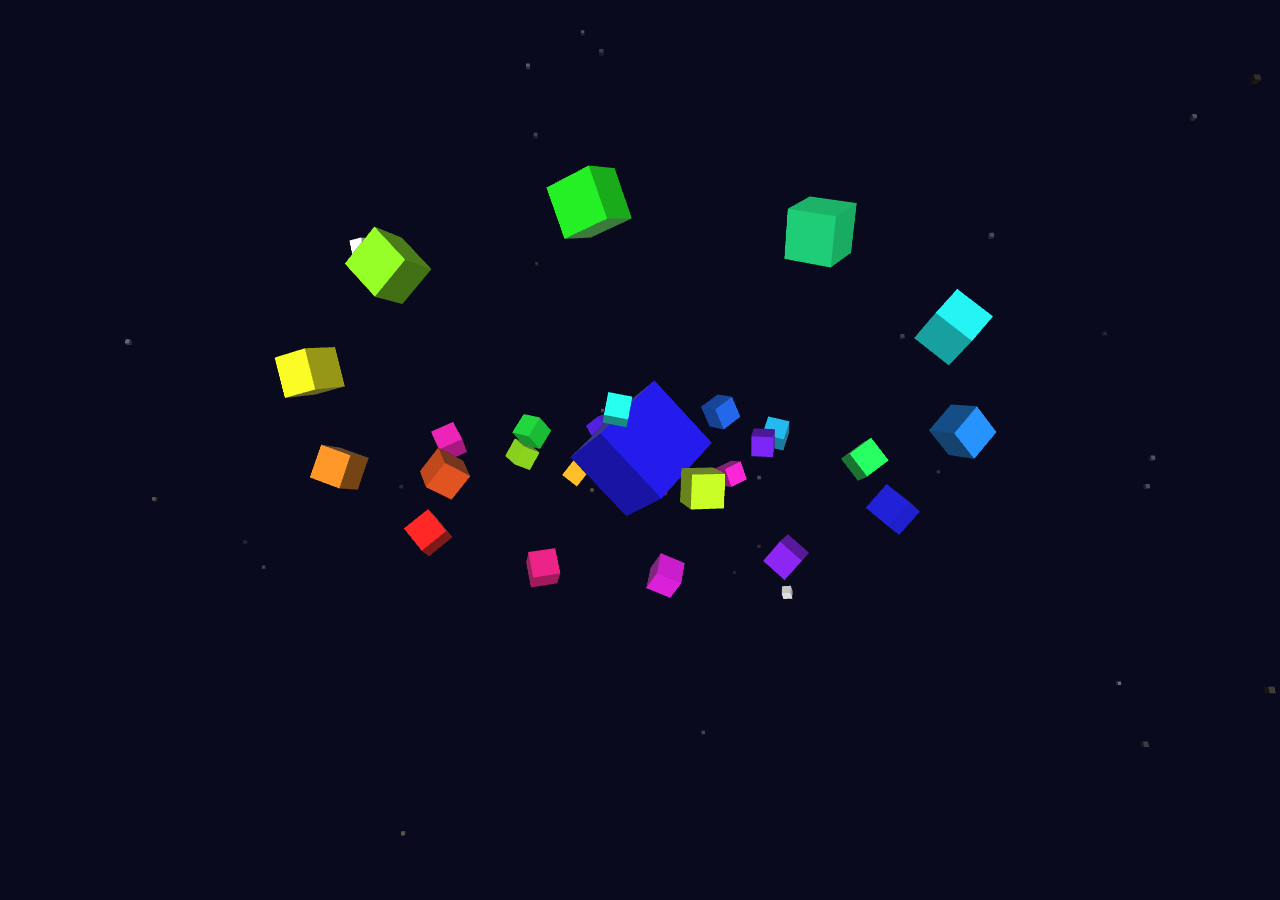
<file: 02/index.html>
<!DOCTYPE html>
<html lang="en">
<head>
  <meta charset="UTF-8">
  <meta name="viewport" content="width=device-width, initial-scale=1.0, user-scalable=no">
  <title>Cube Galaxy - XTK WebGL</title>

  <!-- Clean, full-window canvas styles -->
  <link rel="stylesheet" href="style.css">

  <!-- Local XTK with CDN Fallback -->
  <script type="text/javascript" src="xtk_edge.js"></script>
  <script type="text/javascript">
    if (typeof window.X === 'undefined') {
      document.write('<script type="text/javascript" src="https://get.goXTK.com/xtk_edge.js"><\/script>');
    }
  </script>
</head>
<body>
  <!-- Container for XTK WebGL Canvas -->
  <div id="container"></div>

  <!-- Cube Galaxy Engine -->
  <script type="text/javascript" src="main.js"></script>
</body>
</html>
</file>
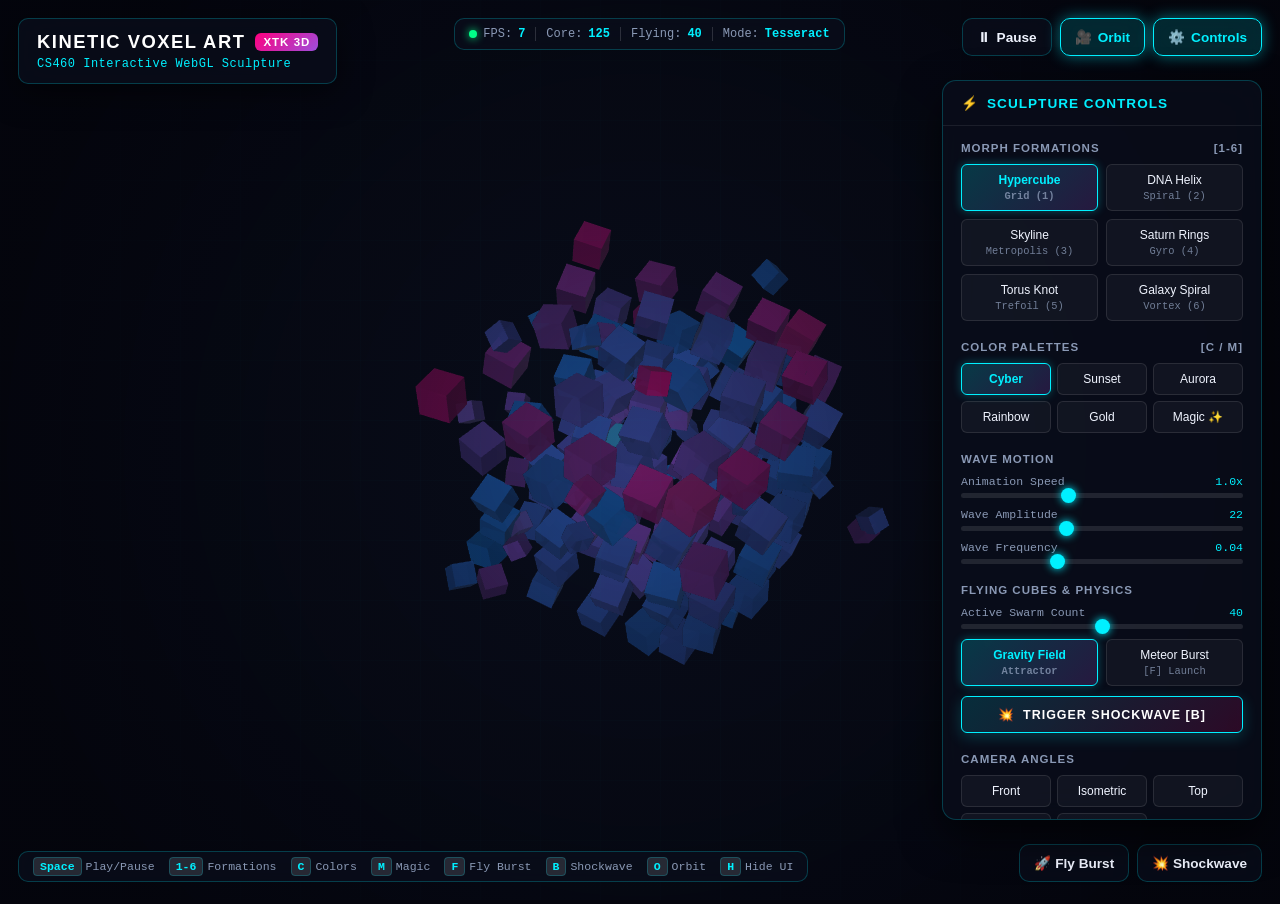
<file: 02/agent.html>
<!DOCTYPE html>
<html lang="en">
<head>
  <meta charset="UTF-8">
  <meta name="viewport" content="width=device-width, initial-scale=1.0, user-scalable=no">
  <title>XTK WebGL Cube Art Visualization</title>
  
  <!-- Primary Local XTK with CDN Fallback -->
  <script type="text/javascript" src="xtk_edge.js"></script>
  <script type="text/javascript">
    if (typeof window.X === 'undefined') {
      document.write('<script type="text/javascript" src="https://get.goXTK.com/xtk_edge.js"><\/script>');
    }
  </script>

  <!-- Modern Cyberpunk Stylesheet -->
  <link rel="stylesheet" href="styles.css">
</head>
<body>

  <!-- Ambient Backdrop -->
  <div class="space-backdrop"></div>

  <!-- Floating Toast Notification -->
  <div id="toast">✨ Welcome to XTK Cube Art</div>

  <!-- HUD Overlay -->
  <div id="hud-overlay">
    
    <!-- Top Navigation Bar -->
    <header class="top-bar">
      <!-- Brand & Project Details -->
      <div class="brand-section interactive">
        <div class="brand-title">
          <span>Kinetic Voxel Art</span>
          <span class="xtk-badge">XTK 3D</span>
        </div>
        <div class="brand-subtitle">CS460 Interactive WebGL Sculpture</div>
      </div>

      <!-- Live Performance & Scene Stats -->
      <div class="stats-bar interactive">
        <div class="stat-pill">
          <div class="live-indicator"></div>
          <span>FPS:</span>
          <strong id="fps-value">60</strong>
        </div>
        <div class="stat-divider"></div>
        <div class="stat-pill">
          <span>Core:</span>
          <strong id="core-count-badge">125</strong>
        </div>
        <div class="stat-divider"></div>
        <div class="stat-pill">
          <span>Flying:</span>
          <strong id="flying-count-badge">40</strong>
        </div>
        <div class="stat-divider"></div>
        <div class="stat-pill">
          <span>Mode:</span>
          <strong id="active-formation-badge">Tesseract</strong>
        </div>
      </div>

      <!-- Quick Action Buttons -->
      <div class="top-actions interactive">
        <button id="play-pause-btn" class="icon-btn" title="Pause / Resume Animation [Space]">
          <span>⏸</span> Pause
        </button>
        <button id="auto-orbit-btn" class="icon-btn active" title="Toggle Cinematic Camera Orbit [O]">
          <span>🎥</span> Orbit
        </button>
        <button id="toggle-sidebar-btn" class="icon-btn active" title="Toggle Controls Panel [H]">
          <span>⚙️</span> Controls
        </button>
      </div>
    </header>

    <!-- Slide-out Cyberpunk Control Drawer -->
    <aside id="controls-sidebar" class="controls-sidebar interactive">
      <div class="sidebar-header">
        <div class="sidebar-title">
          <span>⚡</span> Sculpture Controls
        </div>
      </div>

      <div class="sidebar-scroll">
        <!-- 1. Formations Selection -->
        <div class="control-group">
          <div class="group-title">
            <span>Morph Formations</span>
            <span>[1-6]</span>
          </div>
          <div class="btn-grid">
            <button class="mode-btn active" data-formation="tesseract">
              <span>Hypercube</span>
              <span class="shortcut-badge">Grid (1)</span>
            </button>
            <button class="mode-btn" data-formation="helix">
              <span>DNA Helix</span>
              <span class="shortcut-badge">Spiral (2)</span>
            </button>
            <button class="mode-btn" data-formation="skyline">
              <span>Skyline</span>
              <span class="shortcut-badge">Metropolis (3)</span>
            </button>
            <button class="mode-btn" data-formation="rings">
              <span>Saturn Rings</span>
              <span class="shortcut-badge">Gyro (4)</span>
            </button>
            <button class="mode-btn" data-formation="trefoil">
              <span>Torus Knot</span>
              <span class="shortcut-badge">Trefoil (5)</span>
            </button>
            <button class="mode-btn" data-formation="vortex">
              <span>Galaxy Spiral</span>
              <span class="shortcut-badge">Vortex (6)</span>
            </button>
          </div>
        </div>

        <!-- 2. Color Themes & Shaders -->
        <div class="control-group">
          <div class="group-title">
            <span>Color Palettes</span>
            <span>[C / M]</span>
          </div>
          <div class="btn-grid-3">
            <button class="mode-btn active" data-theme="cyberpunk">Cyber</button>
            <button class="mode-btn" data-theme="sunset">Sunset</button>
            <button class="mode-btn" data-theme="aurora">Aurora</button>
            <button class="mode-btn" data-theme="prismatic">Rainbow</button>
            <button class="mode-btn" data-theme="gold">Gold</button>
            <button id="magic-mode-btn" class="mode-btn" title="XTK Normal-Based Iridescent Shader">Magic ✨</button>
          </div>
        </div>

        <!-- 3. Wave & Kinetic Dynamics -->
        <div class="control-group">
          <div class="group-title">Wave Motion</div>
          
          <div class="slider-control">
            <div class="slider-header">
              <span>Animation Speed</span>
              <span id="speed-val" class="slider-value">1.0x</span>
            </div>
            <input type="range" id="speed-slider" min="0.1" max="2.5" step="0.1" value="1.0">
          </div>

          <div class="slider-control">
            <div class="slider-header">
              <span>Wave Amplitude</span>
              <span id="amp-val" class="slider-value">22</span>
            </div>
            <input type="range" id="amp-slider" min="0" max="60" step="2" value="22">
          </div>

          <div class="slider-control">
            <div class="slider-header">
              <span>Wave Frequency</span>
              <span id="freq-val" class="slider-value">0.04</span>
            </div>
            <input type="range" id="freq-slider" min="0.01" max="0.1" step="0.005" value="0.04">
          </div>
        </div>

        <!-- 4. Flying Cubes Swarm Physics -->
        <div class="control-group">
          <div class="group-title">Flying Cubes & Physics</div>

          <div class="slider-control">
            <div class="slider-header">
              <span>Active Swarm Count</span>
              <span id="flying-val" class="slider-value">40</span>
            </div>
            <input type="range" id="flying-slider" min="0" max="80" step="5" value="40">
          </div>

          <div class="btn-grid">
            <button id="attractor-btn" class="mode-btn active">
              <span>Gravity Field</span>
              <span class="shortcut-badge">Attractor</span>
            </button>
            <button id="burst-btn" class="mode-btn">
              <span>Meteor Burst</span>
              <span class="shortcut-badge">[F] Launch</span>
            </button>
          </div>

          <button id="shockwave-btn" class="action-btn">
            <span>💥</span> Trigger Shockwave [B]
          </button>
        </div>

        <!-- 5. Camera Presets -->
        <div class="control-group">
          <div class="group-title">Camera Angles</div>
          <div class="btn-grid-3">
            <button class="mode-btn" data-cam="front">Front</button>
            <button class="mode-btn" data-cam="iso">Isometric</button>
            <button class="mode-btn" data-cam="top">Top</button>
            <button class="mode-btn" data-cam="macro">Macro</button>
            <button class="mode-btn" data-cam="dramatic">Dramatic</button>
          </div>
        </div>

        <!-- 6. Audio Reactive Engine -->
        <div class="control-group">
          <div class="group-title">Audio Reactive</div>
          <div class="btn-grid">
            <button id="audio-toggle-btn" class="mode-btn">
              <span>🔇</span> Beat Synth
            </button>
            <button id="mic-toggle-btn" class="mode-btn">
              <span>🎙️</span> Live Mic
            </button>
          </div>
          <div class="audio-visualizer-box">
            <canvas id="audio-canvas"></canvas>
          </div>
        </div>
      </div>
    </aside>

    <!-- Bottom Bar: Shortcuts Legend -->
    <footer class="bottom-bar">
      <div class="shortcuts-legend interactive">
        <div><span class="key-tag">Space</span>Play/Pause</div>
        <div><span class="key-tag">1-6</span>Formations</div>
        <div><span class="key-tag">C</span>Colors</div>
        <div><span class="key-tag">M</span>Magic</div>
        <div><span class="key-tag">F</span>Fly Burst</div>
        <div><span class="key-tag">B</span>Shockwave</div>
        <div><span class="key-tag">O</span>Orbit</div>
        <div><span class="key-tag">H</span>Hide UI</div>
      </div>

      <div class="quick-controls interactive">
        <button class="icon-btn" onclick="document.getElementById('burst-btn').click()" title="Fire Flying Cubes [F]">
          🚀 Fly Burst
        </button>
        <button class="icon-btn" onclick="document.getElementById('shockwave-btn').click()" title="Shockwave Blast [B]">
          💥 Shockwave
        </button>
      </div>
    </footer>

  </div>

  <!-- Core Interactive Script -->
  <script type="text/javascript" src="app.js"></script>
</body>
</html>
</file>
<file: 02/style.css>
/* ==========================================================================
   Cube Galaxy - Stylesheet
   Near-black cosmic background (#05050f) and full-window WebGL canvas
   ========================================================================== */

* {
  box-sizing: border-box;
  margin: 0;
  padding: 0;
  user-select: none;
  -webkit-user-select: none;
}

html, body {
  width: 100%;
  height: 100%;
  overflow: hidden;
  background-color: #05050f;
  background: #05050f;
  margin: 0;
  padding: 0;
}

/* Fullscreen container for XTK WebGL canvas */
#container {
  position: absolute;
  top: 0;
  left: 0;
  width: 100%;
  height: 100%;
  overflow: hidden;
  background-color: #05050f;
}

/* Ensure the WebGL canvas fills the entire viewport without scrollbars */
canvas {
  position: absolute;
  top: 0;
  left: 0;
  width: 100% !important;
  height: 100% !important;
  display: block;
  outline: none;
}
</file>
<file: 02/styles.css>
/* ==========================================================================
   XTK CUBE ART VISUALIZATION - STYLES
   Cyberpunk Glassmorphism UI & Canvas Setup
   ========================================================================== */

:root {
  --bg-primary: #04050d;
  --panel-bg: rgba(10, 14, 28, 0.72);
  --panel-border: rgba(0, 240, 255, 0.22);
  --panel-border-hover: rgba(0, 240, 255, 0.55);
  --accent-cyan: #00f0ff;
  --accent-magenta: #ff007f;
  --accent-purple: #9d4edd;
  --accent-green: #00ff88;
  --accent-gold: #ffb703;
  --text-main: #f0f4ff;
  --text-dim: #8a99b5;
  --glow-cyan: 0 0 15px rgba(0, 240, 255, 0.45);
  --glow-magenta: 0 0 15px rgba(255, 0, 127, 0.45);
  --radius-sm: 6px;
  --radius-md: 10px;
  --radius-lg: 14px;
  --font-mono: 'SF Mono', 'Fira Code', 'Roboto Mono', Menlo, monospace;
  --font-sans: -apple-system, BlinkMacSystemFont, 'Segoe UI', Roboto, Helvetica, Arial, sans-serif;
}

* {
  box-sizing: border-box;
  margin: 0;
  padding: 0;
  user-select: none;
  -webkit-user-select: none;
}

html, body {
  background-color: var(--bg-primary);
  color: var(--text-main);
  font-family: var(--font-sans);
  width: 100%;
  height: 100%;
  overflow: hidden !important;
  position: relative;
}

/* Background canvas / XTK container */
#renderer-container {
  position: absolute;
  top: 0;
  left: 0;
  width: 100vw;
  height: 100vh;
  z-index: 1;
}

/* Background aesthetic grid / starfield */
.space-backdrop {
  position: absolute;
  top: 0;
  left: 0;
  width: 100%;
  height: 100%;
  pointer-events: none;
  z-index: 0;
  background: 
    radial-gradient(circle at 50% 50%, rgba(15, 23, 42, 0.5) 0%, rgba(4, 5, 13, 0.95) 85%),
    linear-gradient(rgba(0, 240, 255, 0.03) 1px, transparent 1px),
    linear-gradient(90deg, rgba(0, 240, 255, 0.03) 1px, transparent 1px);
  background-size: 100% 100%, 60px 60px, 60px 60px;
}

/* Main UI Overlay */
#hud-overlay {
  position: absolute;
  top: 0;
  left: 0;
  width: 100%;
  height: 100%;
  pointer-events: none;
  z-index: 10;
  display: flex;
  flex-direction: column;
  justify-content: space-between;
  padding: 18px;
}

/* Interactive elements in HUD */
.interactive {
  pointer-events: auto;
}

/* Top Navigation Bar */
.top-bar {
  display: flex;
  justify-content: space-between;
  align-items: flex-start;
  width: 100%;
}

.brand-section {
  background: var(--panel-bg);
  backdrop-filter: blur(14px);
  -webkit-backdrop-filter: blur(14px);
  border: 1px solid var(--panel-border);
  border-radius: var(--radius-md);
  padding: 12px 18px;
  display: flex;
  flex-direction: column;
  gap: 4px;
  box-shadow: 0 8px 32px rgba(0, 0, 0, 0.5);
}

.brand-title {
  display: flex;
  align-items: center;
  gap: 10px;
  font-size: 1.15rem;
  font-weight: 700;
  letter-spacing: 1.5px;
  color: #fff;
  text-transform: uppercase;
}

.brand-title .xtk-badge {
  background: linear-gradient(135deg, var(--accent-magenta), var(--accent-purple));
  color: #fff;
  font-size: 0.72rem;
  padding: 3px 8px;
  border-radius: var(--radius-sm);
  font-weight: 800;
  letter-spacing: 1px;
}

.brand-subtitle {
  font-size: 0.75rem;
  color: var(--accent-cyan);
  font-family: var(--font-mono);
  letter-spacing: 0.5px;
}

/* Stats / Status Pills */
.stats-bar {
  display: flex;
  align-items: center;
  gap: 10px;
  background: var(--panel-bg);
  backdrop-filter: blur(14px);
  -webkit-backdrop-filter: blur(14px);
  border: 1px solid var(--panel-border);
  border-radius: var(--radius-md);
  padding: 8px 14px;
}

.stat-pill {
  display: flex;
  align-items: center;
  gap: 6px;
  font-size: 0.75rem;
  font-family: var(--font-mono);
  color: var(--text-dim);
}

.stat-pill strong {
  color: var(--accent-cyan);
  font-weight: 600;
}

.stat-divider {
  width: 1px;
  height: 14px;
  background: rgba(255, 255, 255, 0.15);
}

.live-indicator {
  width: 8px;
  height: 8px;
  border-radius: 50%;
  background-color: var(--accent-green);
  box-shadow: 0 0 8px var(--accent-green);
  animation: pulse-dot 1.8s infinite;
}

@keyframes pulse-dot {
  0% { transform: scale(0.9); opacity: 0.7; }
  50% { transform: scale(1.2); opacity: 1; }
  100% { transform: scale(0.9); opacity: 0.7; }
}

/* Top Right Action Buttons */
.top-actions {
  display: flex;
  gap: 8px;
}

.icon-btn {
  background: var(--panel-bg);
  backdrop-filter: blur(14px);
  -webkit-backdrop-filter: blur(14px);
  border: 1px solid var(--panel-border);
  color: var(--text-main);
  border-radius: var(--radius-md);
  padding: 10px 14px;
  font-size: 0.85rem;
  font-weight: 600;
  display: flex;
  align-items: center;
  gap: 6px;
  cursor: pointer;
  transition: all 0.2s ease;
}

.icon-btn:hover {
  border-color: var(--accent-cyan);
  box-shadow: var(--glow-cyan);
  transform: translateY(-1px);
}

.icon-btn.active {
  background: rgba(0, 240, 255, 0.15);
  border-color: var(--accent-cyan);
  color: var(--accent-cyan);
  box-shadow: var(--glow-cyan);
}

/* Control Drawer (Sidebar) */
.controls-sidebar {
  position: absolute;
  top: 80px;
  right: 18px;
  width: 320px;
  max-height: calc(100vh - 160px);
  background: var(--panel-bg);
  backdrop-filter: blur(18px);
  -webkit-backdrop-filter: blur(18px);
  border: 1px solid var(--panel-border);
  border-radius: var(--radius-lg);
  display: flex;
  flex-direction: column;
  box-shadow: 0 16px 40px rgba(0, 0, 0, 0.6);
  transition: transform 0.3s cubic-bezier(0.16, 1, 0.3, 1), opacity 0.3s ease;
  overflow: hidden;
  z-index: 20;
}

.controls-sidebar.hidden {
  transform: translateX(350px);
  opacity: 0;
  pointer-events: none;
}

.sidebar-header {
  padding: 14px 18px;
  border-bottom: 1px solid rgba(255, 255, 255, 0.08);
  display: flex;
  justify-content: space-between;
  align-items: center;
}

.sidebar-title {
  font-size: 0.85rem;
  font-weight: 700;
  letter-spacing: 1px;
  text-transform: uppercase;
  color: var(--accent-cyan);
  display: flex;
  align-items: center;
  gap: 8px;
}

.sidebar-scroll {
  padding: 16px 18px;
  overflow-y: auto;
  display: flex;
  flex-direction: column;
  gap: 20px;
  scrollbar-width: thin;
  scrollbar-color: rgba(0, 240, 255, 0.3) transparent;
}

.sidebar-scroll::-webkit-scrollbar {
  width: 5px;
}

.sidebar-scroll::-webkit-scrollbar-thumb {
  background: rgba(0, 240, 255, 0.3);
  border-radius: 4px;
}

/* Control Section */
.control-group {
  display: flex;
  flex-direction: column;
  gap: 10px;
}

.group-title {
  font-size: 0.72rem;
  font-weight: 700;
  text-transform: uppercase;
  letter-spacing: 1px;
  color: var(--text-dim);
  display: flex;
  align-items: center;
  justify-content: space-between;
}

/* Button Grids */
.btn-grid {
  display: grid;
  grid-template-columns: repeat(2, 1fr);
  gap: 8px;
}

.btn-grid-3 {
  display: grid;
  grid-template-columns: repeat(3, 1fr);
  gap: 6px;
}

.mode-btn {
  background: rgba(255, 255, 255, 0.04);
  border: 1px solid rgba(255, 255, 255, 0.1);
  color: var(--text-main);
  padding: 8px 10px;
  border-radius: var(--radius-sm);
  font-size: 0.75rem;
  font-weight: 500;
  cursor: pointer;
  display: flex;
  flex-direction: column;
  align-items: center;
  gap: 3px;
  transition: all 0.2s ease;
  text-align: center;
}

.mode-btn:hover {
  background: rgba(0, 240, 255, 0.1);
  border-color: var(--accent-cyan);
  color: #fff;
}

.mode-btn.active {
  background: linear-gradient(135deg, rgba(0, 240, 255, 0.2), rgba(157, 78, 221, 0.2));
  border-color: var(--accent-cyan);
  color: var(--accent-cyan);
  box-shadow: 0 0 10px rgba(0, 240, 255, 0.3);
  font-weight: 700;
}

.mode-btn .shortcut-badge {
  font-size: 0.65rem;
  font-family: var(--font-mono);
  color: var(--text-dim);
  opacity: 0.8;
}

/* Range Slider Controls */
.slider-control {
  display: flex;
  flex-direction: column;
  gap: 5px;
}

.slider-header {
  display: flex;
  justify-content: space-between;
  font-size: 0.72rem;
  font-family: var(--font-mono);
  color: var(--text-dim);
}

.slider-value {
  color: var(--accent-cyan);
}

input[type="range"] {
  -webkit-appearance: none;
  width: 100%;
  height: 5px;
  background: rgba(255, 255, 255, 0.1);
  border-radius: 3px;
  outline: none;
  transition: background 0.2s;
}

input[type="range"]::-webkit-slider-thumb {
  -webkit-appearance: none;
  width: 15px;
  height: 15px;
  border-radius: 50%;
  background: var(--accent-cyan);
  box-shadow: 0 0 8px var(--accent-cyan);
  cursor: pointer;
  transition: transform 0.15s ease;
}

input[type="range"]::-webkit-slider-thumb:hover {
  transform: scale(1.2);
}

/* Action Trigger Buttons */
.action-btn {
  background: linear-gradient(135deg, rgba(0, 240, 255, 0.15), rgba(255, 0, 127, 0.15));
  border: 1px solid var(--accent-cyan);
  color: #fff;
  padding: 10px 14px;
  border-radius: var(--radius-sm);
  font-size: 0.78rem;
  font-weight: 700;
  text-transform: uppercase;
  letter-spacing: 1px;
  cursor: pointer;
  display: flex;
  align-items: center;
  justify-content: center;
  gap: 8px;
  transition: all 0.2s ease;
  box-shadow: 0 4px 15px rgba(0, 240, 255, 0.2);
}

.action-btn:hover {
  background: linear-gradient(135deg, rgba(0, 240, 255, 0.3), rgba(255, 0, 127, 0.3));
  box-shadow: var(--glow-cyan);
  transform: translateY(-1px);
}

.action-btn:active {
  transform: translateY(1px);
}

.action-btn.secondary {
  background: rgba(255, 255, 255, 0.05);
  border-color: rgba(255, 255, 255, 0.2);
  box-shadow: none;
}

.action-btn.secondary:hover {
  border-color: var(--accent-magenta);
  color: var(--accent-magenta);
  box-shadow: var(--glow-magenta);
}

/* Audio Visualizer Canvas */
.audio-visualizer-box {
  background: rgba(0, 0, 0, 0.4);
  border: 1px solid rgba(255, 255, 255, 0.08);
  border-radius: var(--radius-sm);
  padding: 8px;
  display: flex;
  flex-direction: column;
  gap: 6px;
}

#audio-canvas {
  width: 100%;
  height: 40px;
  border-radius: 4px;
  background: rgba(5, 8, 20, 0.8);
}

/* Bottom Bar - Quick Toggles & Keyboard Guide */
.bottom-bar {
  display: flex;
  justify-content: space-between;
  align-items: flex-end;
  width: 100%;
}

.shortcuts-legend {
  background: var(--panel-bg);
  backdrop-filter: blur(14px);
  -webkit-backdrop-filter: blur(14px);
  border: 1px solid var(--panel-border);
  border-radius: var(--radius-md);
  padding: 8px 14px;
  display: flex;
  align-items: center;
  gap: 14px;
  font-size: 0.72rem;
  color: var(--text-dim);
  font-family: var(--font-mono);
}

.key-tag {
  background: rgba(255, 255, 255, 0.12);
  color: var(--accent-cyan);
  padding: 2px 6px;
  border-radius: 4px;
  font-weight: 700;
  margin-right: 4px;
  border: 1px solid rgba(0, 240, 255, 0.2);
}

.quick-controls {
  display: flex;
  gap: 8px;
}

/* Floating Toast Notification */
#toast {
  position: absolute;
  top: 85px;
  left: 50%;
  transform: translateX(-50%) translateY(-20px);
  background: rgba(10, 15, 30, 0.92);
  backdrop-filter: blur(16px);
  -webkit-backdrop-filter: blur(16px);
  border: 1px solid var(--accent-cyan);
  color: #fff;
  padding: 10px 22px;
  border-radius: 30px;
  font-size: 0.82rem;
  font-weight: 600;
  letter-spacing: 0.8px;
  box-shadow: var(--glow-cyan);
  opacity: 0;
  pointer-events: none;
  transition: all 0.3s cubic-bezier(0.16, 1, 0.3, 1);
  z-index: 100;
  display: flex;
  align-items: center;
  gap: 8px;
}

#toast.show {
  opacity: 1;
  transform: translateX(-50%) translateY(0);
}

/* Responsive adjustments */
@media (max-width: 860px) {
  .shortcuts-legend {
    display: none;
  }
  .controls-sidebar {
    width: 280px;
  }
}
</file>
